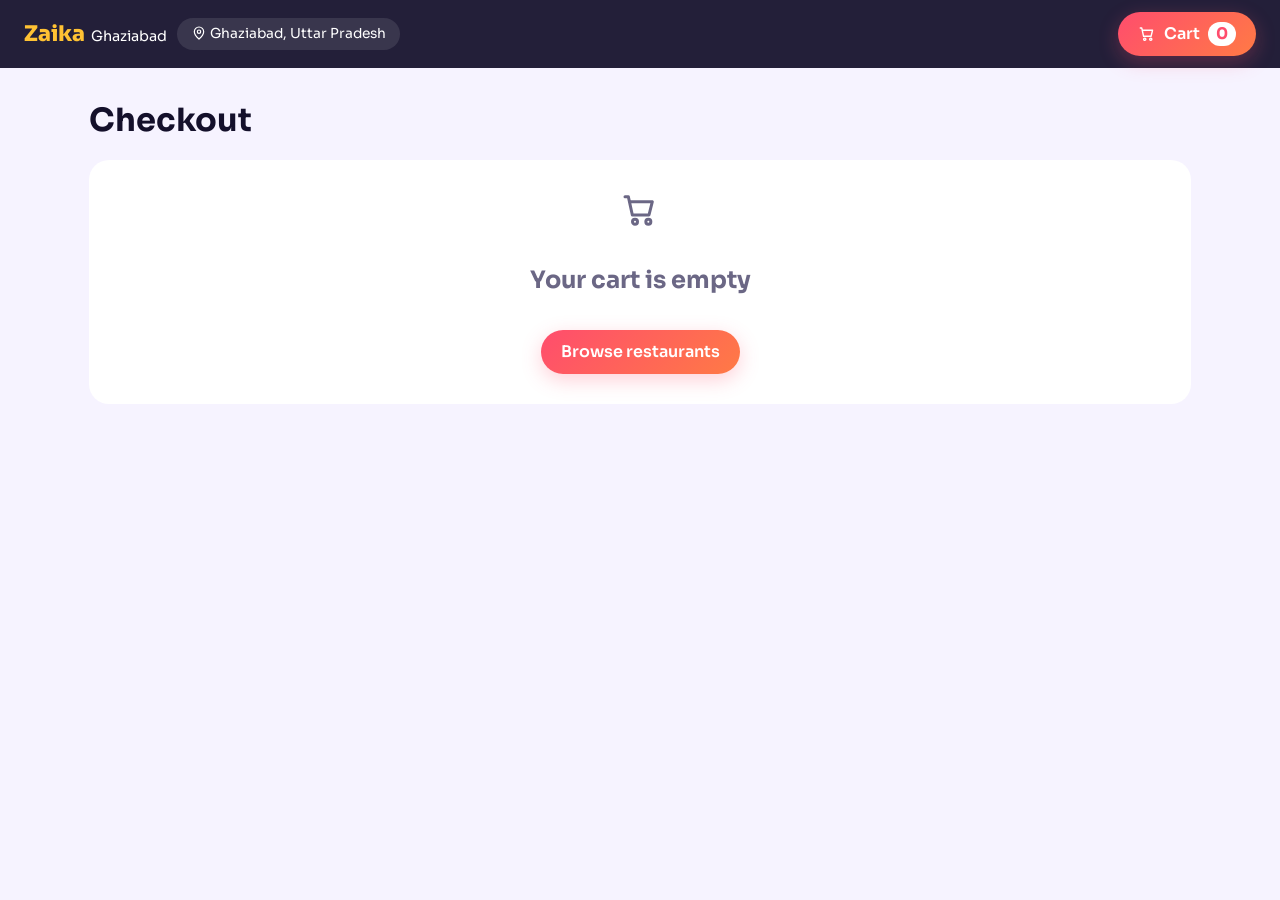
<file: checkout.html>
<!DOCTYPE html><html lang="en"><head><meta charset="utf-8"><meta name="viewport" content="width=device-width,initial-scale=1"><title>Checkout – Zaika Ghaziabad</title>
<link href="https://fonts.googleapis.com/css2?family=Sora:wght@400;600;800&display=swap" rel="stylesheet"><link rel="stylesheet" href="style.css"></head>
<body data-p="checkout"><div class="wrap"><h1 class="pt">Checkout</h1><div id="cx"></div></div><script src="data.js"></script><script src="app.js"></script></body></html>
</file>
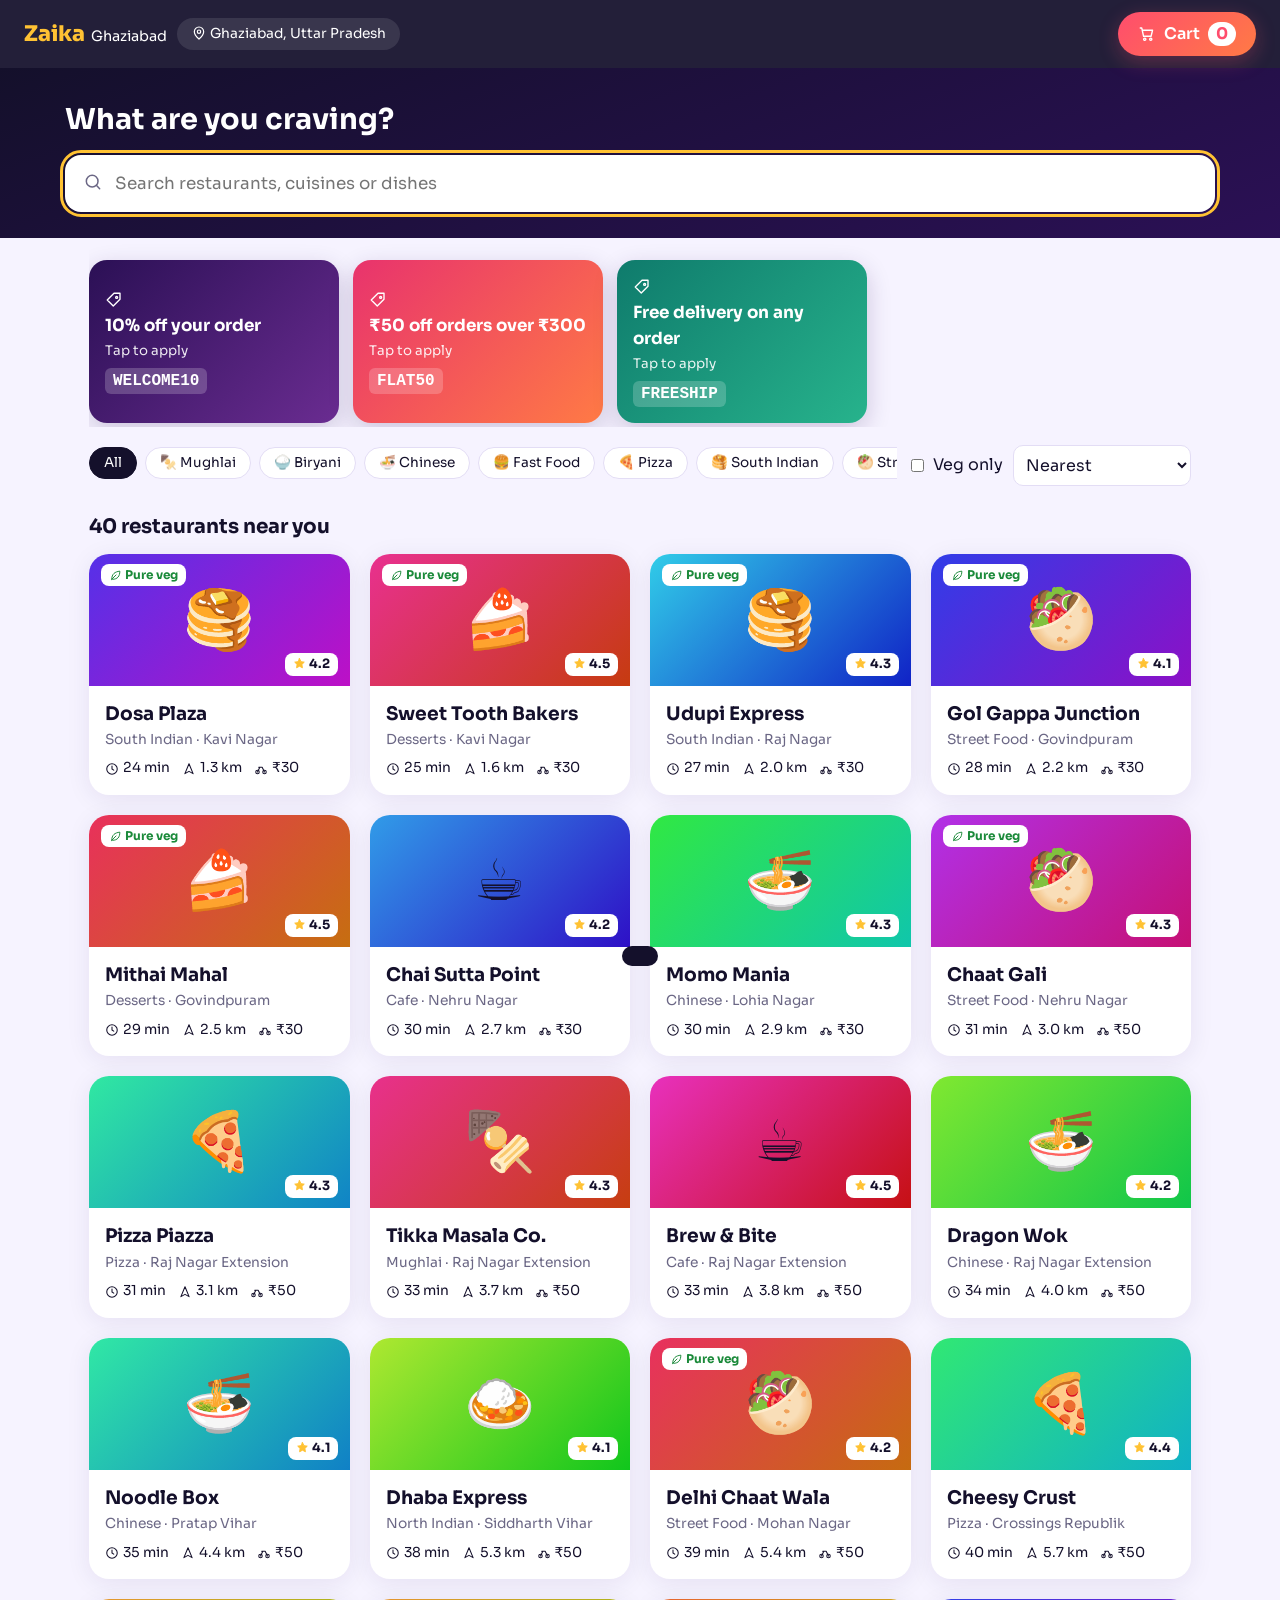
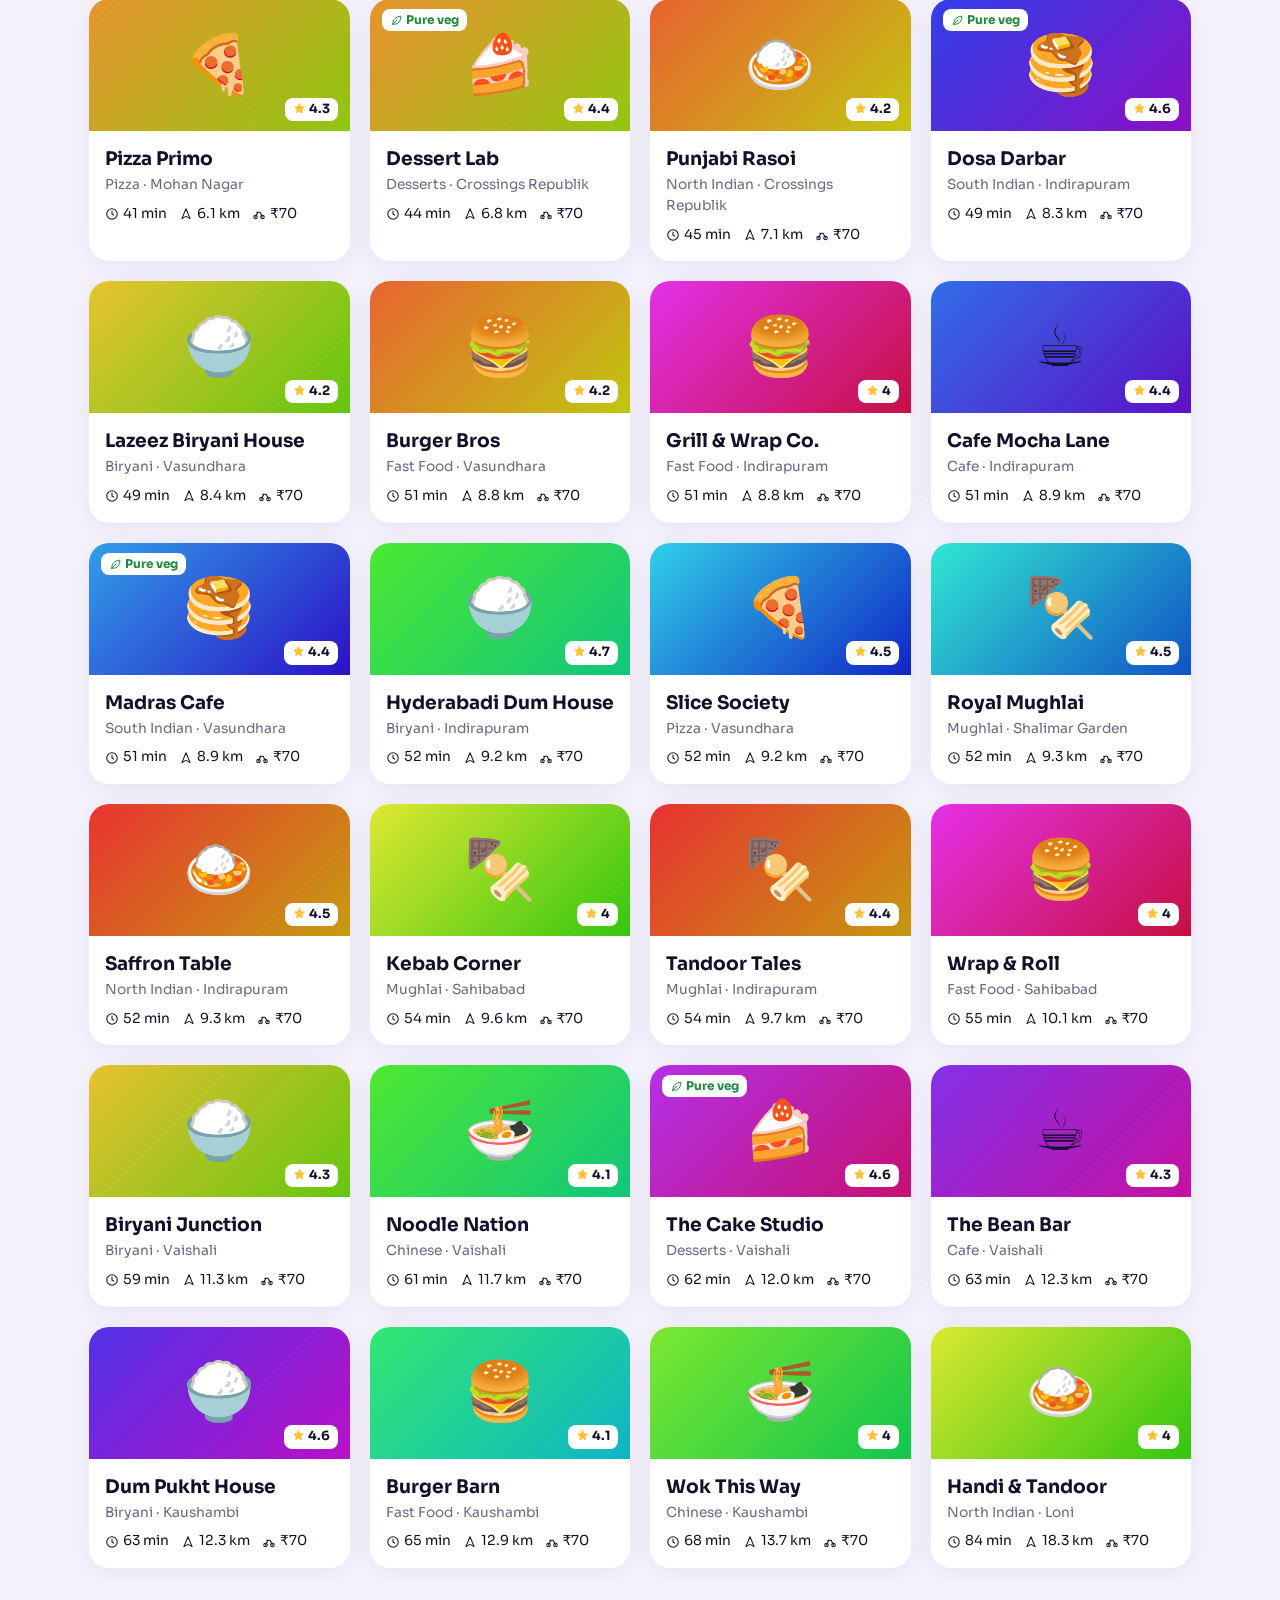
<file: explore.html>
<!DOCTYPE html><html lang="en"><head><meta charset="utf-8"><meta name="viewport" content="width=device-width,initial-scale=1"><title>Explore – Zaika Ghaziabad</title>
<link href="https://fonts.googleapis.com/css2?family=Sora:wght@400;600;800&display=swap" rel="stylesheet"><link rel="stylesheet" href="style.css"></head>
<body data-p="explore"><div class="sbar"><div class="in"><h1>What are you craving?</h1><div class="sw"><span id="si"></span><input id="q" type="search" placeholder="Search restaurants, cuisines or dishes" aria-label="Search" autofocus></div></div></div>
<div class="wrap"><div id="of" class="offers"></div><div class="bar"><div id="cu" class="chips lt"></div><label><input type="checkbox" id="vg"> Veg only</label>
<select id="so" aria-label="Sort"><option value="d">Nearest</option><option value="r">Top rated</option><option value="c">Cost: low to high</option></select></div>
<div id="dw"></div><h2 class="s" id="rh"></h2><div id="rg" class="grid"></div></div>
<script src="data.js"></script><script src="app.js"></script></body></html>
</file>
<file: style.css>
:root{--ink:#14102b;--plum:#2b1055;--coral:#ff4d6d;--mango:#ffc233;--bg:#f6f3ff;--mute:#6b6785;--line:#e3ddf5;--ok:#1b8a3a}
*{box-sizing:border-box}
body{margin:0;font:400 16px/1.5 Sora,system-ui,sans-serif;background:var(--bg);color:var(--ink)}
button,input,select,textarea{font:inherit;color:inherit}button{cursor:pointer}a{color:inherit}
:focus-visible{outline:3px solid var(--mango);outline-offset:2px}
.ic{vertical-align:-3px;flex:none}
body[data-p=home]{background:radial-gradient(900px 500px at 85% 10%,#ff4d6d55,transparent),linear-gradient(160deg,var(--ink),var(--plum));color:#fff;min-height:100vh}
.top{position:sticky;top:0;z-index:30;display:flex;align-items:center;gap:10px;padding:12px 24px;background:#14102bee;backdrop-filter:blur(10px);color:#fff}
.logo{font-weight:800;font-size:1.35rem;text-decoration:none;color:var(--mango)}.logo i{font-style:normal;color:#fff;font-weight:400;margin-left:6px;font-size:.9rem}
.loc{margin-right:auto;text-decoration:none;background:#ffffff1a;border-radius:99px;padding:6px 14px;max-width:44vw;overflow:hidden;white-space:nowrap;text-overflow:ellipsis;font-size:.86rem}
.hb{text-decoration:none;border:1px solid #ffffff55;border-radius:99px;padding:7px 14px;font-size:.88rem}
.cartbtn,.primary{display:inline-flex;gap:8px;align-items:center;justify-content:center;background:linear-gradient(135deg,var(--coral),#ff7a45);color:#fff;border:0;border-radius:99px;padding:10px 20px;font-weight:600;box-shadow:0 6px 20px #ff4d6d44;text-decoration:none}
.cartbtn b{background:#fff;color:var(--coral);border-radius:99px;padding:0 8px}
.ghost{display:inline-flex;gap:8px;align-items:center;background:none;border:1px solid currentColor;border-radius:99px;padding:8px 16px;text-decoration:none}
.primary:disabled{opacity:.4;cursor:not-allowed}.big{padding:14px 28px;font-size:1.05rem;width:100%;max-width:420px}
.home{display:grid;grid-template-columns:1fr 1.1fr;gap:40px;align-items:center;max-width:1200px;margin:auto;padding:30px 24px 50px}
.pill{display:inline-block;background:#ffffff1a;border-radius:99px;padding:5px 14px;font-size:.85rem;color:var(--mango)}
.hl h1{font-size:clamp(2.2rem,5vw,3.8rem);line-height:1.05;margin:16px 0;font-weight:800;letter-spacing:-.03em}.hl p{color:#d9d3f2;max-width:46ch}
.sbox{display:flex;gap:8px;margin:20px 0 12px}.sbox input{flex:1;min-width:0;border:0;border-radius:99px;padding:14px 20px;background:#fff;color:var(--ink)}
.row0{display:flex;gap:12px;align-items:center;flex-wrap:wrap}.near{font-size:.85rem;color:var(--mango)}
.chips{display:flex;flex-wrap:wrap;gap:8px;margin:14px 0 22px}
.chips button{border:1px solid #ffffff44;background:#ffffff12;color:inherit;border-radius:99px;padding:5px 14px;font-size:.85rem}
.chips button:hover,.chips .on{background:var(--mango);color:var(--ink);border-color:var(--mango)}
.trust{display:flex;gap:22px;flex-wrap:wrap;margin-top:26px;font-size:.85rem;color:#d9d3f2}.trust span{display:flex;gap:8px;align-items:center}.trust .ic{color:var(--mango)}
.mapwrap{border-radius:28px;padding:8px;background:linear-gradient(135deg,var(--coral),var(--mango));box-shadow:0 30px 80px #0008}
#map{height:min(68vh,580px);border-radius:22px}
.mp{width:38px;height:38px;border-radius:50%;display:grid;place-items:center;font-size:1.25rem;background:#fff;box-shadow:0 3px 10px #0005;border:2px solid var(--coral)}.mp.rd{background:var(--mango);border-color:#fff;font-size:1.4rem}
.wrap{max-width:1150px;margin:auto;padding:0 24px 70px}.pt{margin:28px 0 16px}
.sbar{background:linear-gradient(160deg,var(--ink),var(--plum));padding:30px 24px 26px;color:#fff}.sbar .in{max-width:1150px;margin:auto}.sbar h1{margin:0 0 14px;font-size:1.8rem}
.sw{position:relative}.sw span{position:absolute;left:18px;top:50%;transform:translateY(-50%);color:var(--mute)}
.sw input{width:100%;border:0;border-radius:16px;padding:16px 22px 16px 50px;font-size:1.05rem;color:var(--ink)}.sw.sm input{border:1px solid var(--line);padding:10px 16px;border-radius:12px}.sw.sm{flex:1;min-width:200px}
.offers{display:flex;gap:14px;overflow-x:auto;padding:22px 0 4px}
.of{flex:0 0 250px;border:0;text-align:left;border-radius:18px;padding:16px;color:#fff;background:linear-gradient(135deg,var(--plum),#6a2c91);box-shadow:0 8px 24px #2b105533}.of:nth-child(2){background:linear-gradient(135deg,#e8336d,#ff7a45)}.of:nth-child(3){background:linear-gradient(135deg,#0f7b6c,#27b38c)}
.of b{display:block;font-size:1.05rem}.of small{opacity:.9}.of code{background:#ffffff33;border-radius:6px;padding:1px 8px;display:inline-block;margin-top:6px;font-weight:700}
.bar{display:flex;flex-wrap:wrap;gap:10px;align-items:center;margin:18px 0 6px}.bar .chips{margin:0;flex:1;flex-wrap:nowrap;overflow-x:auto;padding-bottom:4px}.bar .chips button{white-space:nowrap}
.chips.lt button{background:#fff;border-color:var(--line);color:var(--ink)}.chips.lt .on,.chips.lt button:hover{background:var(--ink);color:#fff;border-color:var(--ink)}
.bar label{display:flex;gap:6px;align-items:center}.bar select{border:1px solid var(--line);border-radius:10px;padding:8px;background:#fff}
h2.s{margin:26px 0 12px;font-size:1.25rem;scroll-margin-top:80px}
.grid{display:grid;grid-template-columns:repeat(auto-fill,minmax(260px,1fr));gap:20px}
.rc{background:#fff;border-radius:20px;overflow:hidden;text-decoration:none;box-shadow:0 4px 24px #2b105514;transition:transform .15s,box-shadow .15s;display:block}.rc:hover{transform:translateY(-4px);box-shadow:0 14px 34px #2b105533}
.ban{height:132px;display:grid;place-items:center;font-size:3.6rem;position:relative}
.rt{position:absolute;right:12px;bottom:10px;background:#fff;color:var(--ink);font-size:.8rem;font-weight:700;border-radius:8px;padding:2px 8px}.rt .ic{fill:var(--mango);stroke:var(--mango);vertical-align:-2px}
.bd{position:absolute;left:12px;top:10px;background:#fff;color:var(--ok);font-size:.75rem;font-weight:700;border-radius:8px;padding:2px 8px}
.rc .b{padding:14px 16px}.rc h3{margin:0}.rc p{margin:2px 0;color:var(--mute);font-size:.86rem}.rc .mt{display:flex;gap:12px;margin-top:8px;color:var(--ink)}.rc .mt span{display:flex;gap:4px;align-items:center}
.dc{background:#fff;border-radius:16px;padding:14px;display:flex;gap:12px;align-items:center;box-shadow:0 4px 20px #2b10550f}
.dc .em{font-size:2.2rem}.dc .i{flex:1}.dc h4{margin:0}.dc a{font-size:.82rem;color:var(--mute)}.dc .hot{color:var(--coral);font-size:.78rem;font-weight:600}.dc .hot .ic{fill:var(--coral)}
.dot{display:inline-block;width:12px;height:12px;border:2px solid var(--ok);border-radius:3px;position:relative;margin-right:6px}.dot::after{content:"";position:absolute;inset:2px;border-radius:50%;background:var(--ok)}.dot.nv{border-color:var(--coral)}.dot.nv::after{background:var(--coral)}
.add{border:2px solid var(--coral);background:#fff;color:var(--coral);border-radius:10px;padding:5px 20px;font-weight:700}.add:hover{background:var(--coral);color:#fff}
.qty{display:inline-flex;align-items:center;gap:10px;background:var(--coral);color:#fff;border-radius:10px;padding:2px 6px}.qty button{background:none;border:0;color:#fff;font-size:1.2rem;width:26px}
.rh{padding:34px 24px;color:#fff}.rh .in{max-width:1150px;margin:auto;display:flex;gap:24px;align-items:center;flex-wrap:wrap}.rh .em{font-size:5rem}.rh h1{margin:0}.rh p{margin:4px 0;opacity:.92}
.rh .acts{margin-left:auto;display:flex;gap:10px}
.snav{position:sticky;top:58px;z-index:10;background:var(--bg);padding:8px 0;margin:0}.snav{flex-wrap:nowrap;overflow-x:auto}.snav button{white-space:nowrap}
.two{display:grid;grid-template-columns:1.6fr 1fr;gap:24px;margin-top:10px}.list{display:grid;gap:12px}#rmap{height:320px;border-radius:20px;position:sticky;top:130px}
.empty{padding:30px;text-align:center;color:var(--mute);grid-column:1/-1}.box{background:#fff;border-radius:20px;display:grid;gap:12px;justify-items:center}
.drawer{position:fixed;top:0;right:0;height:100%;width:min(410px,100%);background:#fff;z-index:60;transform:translateX(100%);transition:transform .25s;display:flex;flex-direction:column;padding:20px;color:var(--ink)}.drawer.open{transform:none}
.scrim{position:fixed;inset:0;background:#000a;z-index:50;display:none}.scrim.on{display:block}
.dh{display:flex;justify-content:space-between;align-items:center}.dh h2{margin:0}.x{background:none;border:0}.sub{margin:0;color:var(--mute);font-size:.88rem}
.items{flex:1;overflow:auto;padding:8px 0}.ln{display:flex;align-items:center;justify-content:space-between;gap:8px;padding:10px 0;border-bottom:1px solid var(--line)}
.promo{display:flex;gap:8px}.promo input{flex:1}.promo button{background:var(--ink);color:#fff;border:0;border-radius:10px;padding:0 16px}
input,select,textarea{border:1px solid var(--line);border-radius:10px;padding:10px 12px;background:#fff}
.msg{min-height:1.4em;font-size:.85rem;margin:4px 0;color:var(--ok)}.msg.err{color:#d6204b}
.totals{margin:0 0 10px;font-size:.92rem}.totals div{display:flex;justify-content:space-between}.totals dt,.totals dd{margin:0}.totals .tot{font-weight:800;font-size:1.1rem;border-top:1px solid var(--line);margin-top:6px;padding-top:6px}
.co{display:grid;grid-template-columns:1.4fr 1fr;gap:24px;align-items:start}.card{background:#fff;border-radius:20px;padding:22px;box-shadow:0 4px 24px #2b105514;margin-bottom:18px}.card h2{margin:0 0 12px;font-size:1.1rem;display:flex;gap:8px;align-items:center}
.card label{display:block;margin:10px 0;font-weight:600;font-size:.86rem}.card label input,.card label select,.card label textarea{width:100%;margin-top:4px;font-weight:400}.f2{display:grid;grid-template-columns:1fr 1fr;gap:12px}
.tabs{display:grid;grid-template-columns:repeat(4,1fr);gap:8px;margin-bottom:14px}.tabs button{display:grid;gap:2px;justify-items:center;border:1.5px solid var(--line);background:#fff;border-radius:14px;padding:10px 4px;font-size:.82rem}.tabs .on{border-color:var(--coral);background:#fff1f3;color:var(--coral);font-weight:700}
.tip{display:flex;gap:8px}.tip button{flex:1;border:1.5px solid var(--line);background:#fff;border-radius:12px;padding:8px}.tip .on{border-color:var(--coral);background:#fff1f3;color:var(--coral);font-weight:700}
.sum{position:sticky;top:80px}.note{font-size:.82rem;color:var(--mute);display:flex;gap:6px;align-items:flex-start;margin:8px 0}
.ov{position:fixed;inset:0;z-index:100;background:#14102bf2;color:#fff;display:grid;place-items:center;text-align:center}.ov .sp{width:54px;height:54px;border:5px solid #ffffff33;border-top-color:var(--mango);border-radius:50%;animation:sp 1s linear infinite;margin:0 auto 16px}.ov .ok{color:#4ade80;margin-bottom:10px}@keyframes sp{to{transform:rotate(360deg)}}
.tk{display:grid;grid-template-columns:1.5fr 1fr;height:calc(100vh - 58px)}#tm{height:100%}.tp{padding:24px;overflow:auto;background:#fff}
.tp h1{margin:0;font-size:1.6rem}.eta{display:inline-flex;gap:8px;align-items:center;background:#fff1f3;color:var(--coral);border-radius:99px;padding:6px 14px;font-weight:700;margin:10px 0}
.steps{list-style:none;padding:0;margin:14px 0}.steps li{padding:8px 0 8px 32px;position:relative;color:var(--mute)}.steps li::before{content:"";position:absolute;left:4px;top:13px;width:14px;height:14px;border-radius:50%;border:2px solid var(--line);background:#fff}
.steps .done{color:var(--ink);font-weight:600}.steps .done::before{background:var(--ok);border-color:var(--ok)}.steps .now::before{background:var(--mango);border-color:var(--mango);box-shadow:0 0 0 5px #ffc23344}
.rcp{border-top:1px solid var(--line);padding-top:12px;font-size:.92rem}.rcp summary{font-weight:700;cursor:pointer}.rcp .r{display:flex;justify-content:space-between}.row{display:flex;gap:10px;margin-top:16px;flex-wrap:wrap}
.toast{position:fixed;left:50%;bottom:24px;transform:translate(-50%,90px);background:var(--ink);color:#fff;padding:10px 18px;border-radius:99px;z-index:120;transition:transform .25s}.toast.on{transform:translate(-50%,0)}
@media(max-width:860px){.home,.two,.co,.tk{grid-template-columns:1fr}.tk{height:auto}#tm{height:44vh}.rh .acts{margin-left:0}#rmap,.sum{position:static}.hb span{display:none}}
@media(prefers-reduced-motion:reduce){*{transition:none!important;animation:none!important}}
</file>
